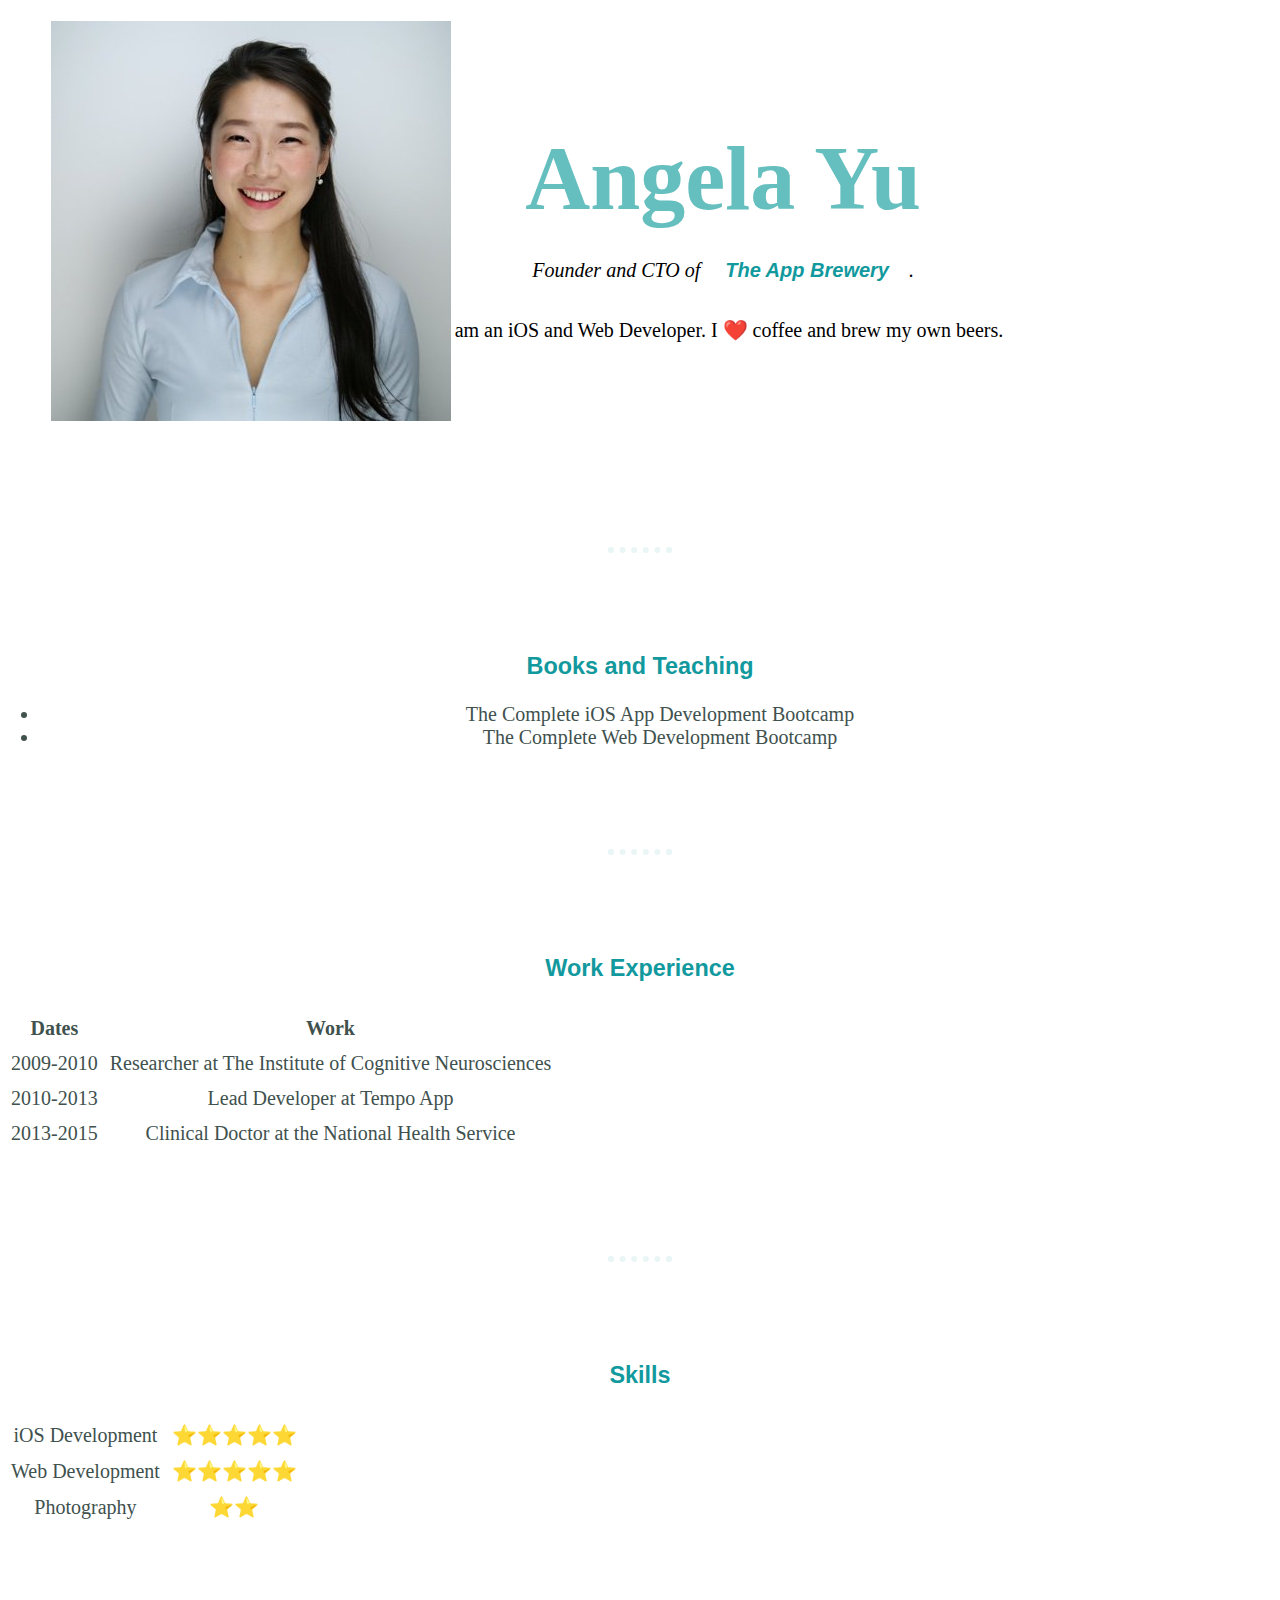
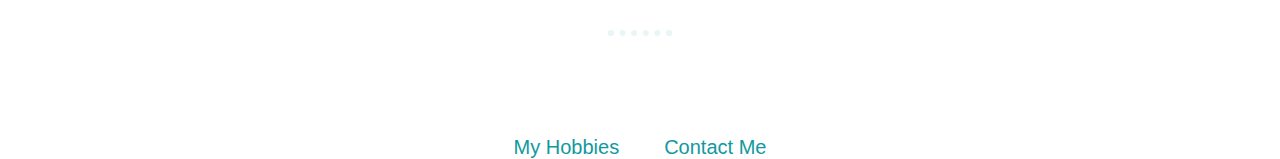
<file: html/index.html>
<!DOCTYPE html>
<html lang="en">
<head>
    <meta charset="UTF-8">
    <meta http-equiv="X-UA-Compatible" content="IE=edge">
    <meta name="viewport" content="width=device-width, initial-scale=1.0">
    <link rel="stylesheet" href="/css/styles.css">
    <title>Personal site</title>
    <link rel="icon" href="/images/favicon (1).ico">
</head>
<body>
    <table cellspacing="20">
      <tr>
        <td><img src="/images/ang.jpg" alt="angela profile picture"></td>
        <td><h1>Angela Yu</h1>
        <p><em>Founder and CTO of <strong><a href="https://www.appbrewery.co/">The App Brewery</a></strong>.</em></p>
        <p>I am an iOS and Web Developer. I ❤️ coffee and brew my own beers.</p></td>
      </tr>
    </table>
    <hr>
    <h3>Books and Teaching</h3>
    <ul>
      <li>The Complete iOS App Development Bootcamp</li>
      <li>The Complete Web Development Bootcamp</li>
    </ul>
    <hr>
    <h3>Work Experience</h3>
    <table cellspacing="10">
      <thead>
        <tr>
          <th>Dates</th>
          <th>Work</th>
        </tr>
      </thead>
      <tbody>
        <tr>
          <td>2009-2010</td>
          <td>Researcher at The Institute of Cognitive Neurosciences</td>
        </tr>
        <tr>
          <td>2010-2013</td>
          <td>Lead Developer at Tempo App</td>
        </tr>
        <tr>
          <td>2013-2015</td>
          <td>Clinical Doctor at the National Health Service</td>
        </tr>
      </tbody>
    </table>
    <hr>
    <h3>Skills</h3>
    <table cellspacing="10">
      <tr>
        <td>iOS Development</td>
        <td>⭐️⭐️⭐️⭐️⭐️</td>
      </tr>
      <tr>
        <td>Web Development</td>
        <td>⭐️⭐️⭐️⭐️⭐️</td>
      </tr>
      <tr>
        <td>Photography</td>
        <td>⭐️⭐️</td>
      </tr>
    </table>
    <hr>
    <a href="hobbies.html">My Hobbies</a>
    <a href="contact-me.html">Contact Me</a>
  </body>
</html>
</file>
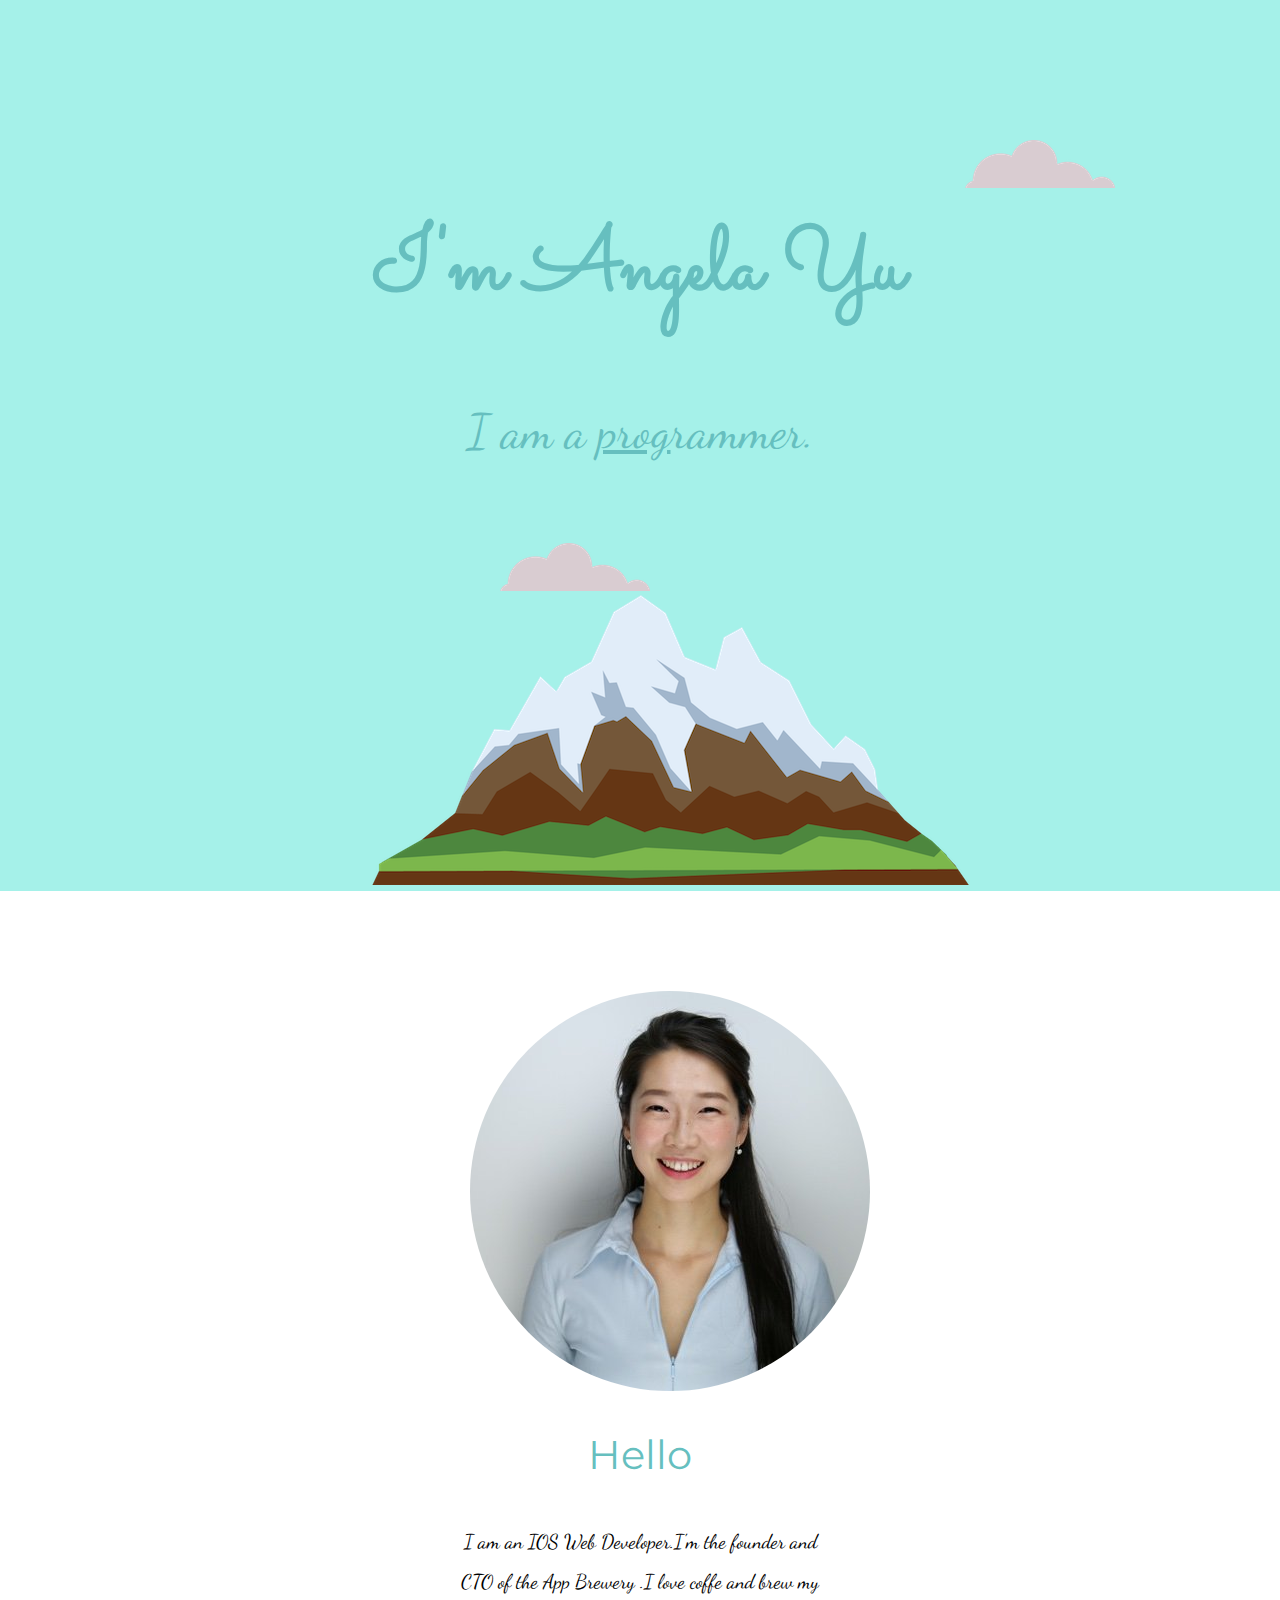
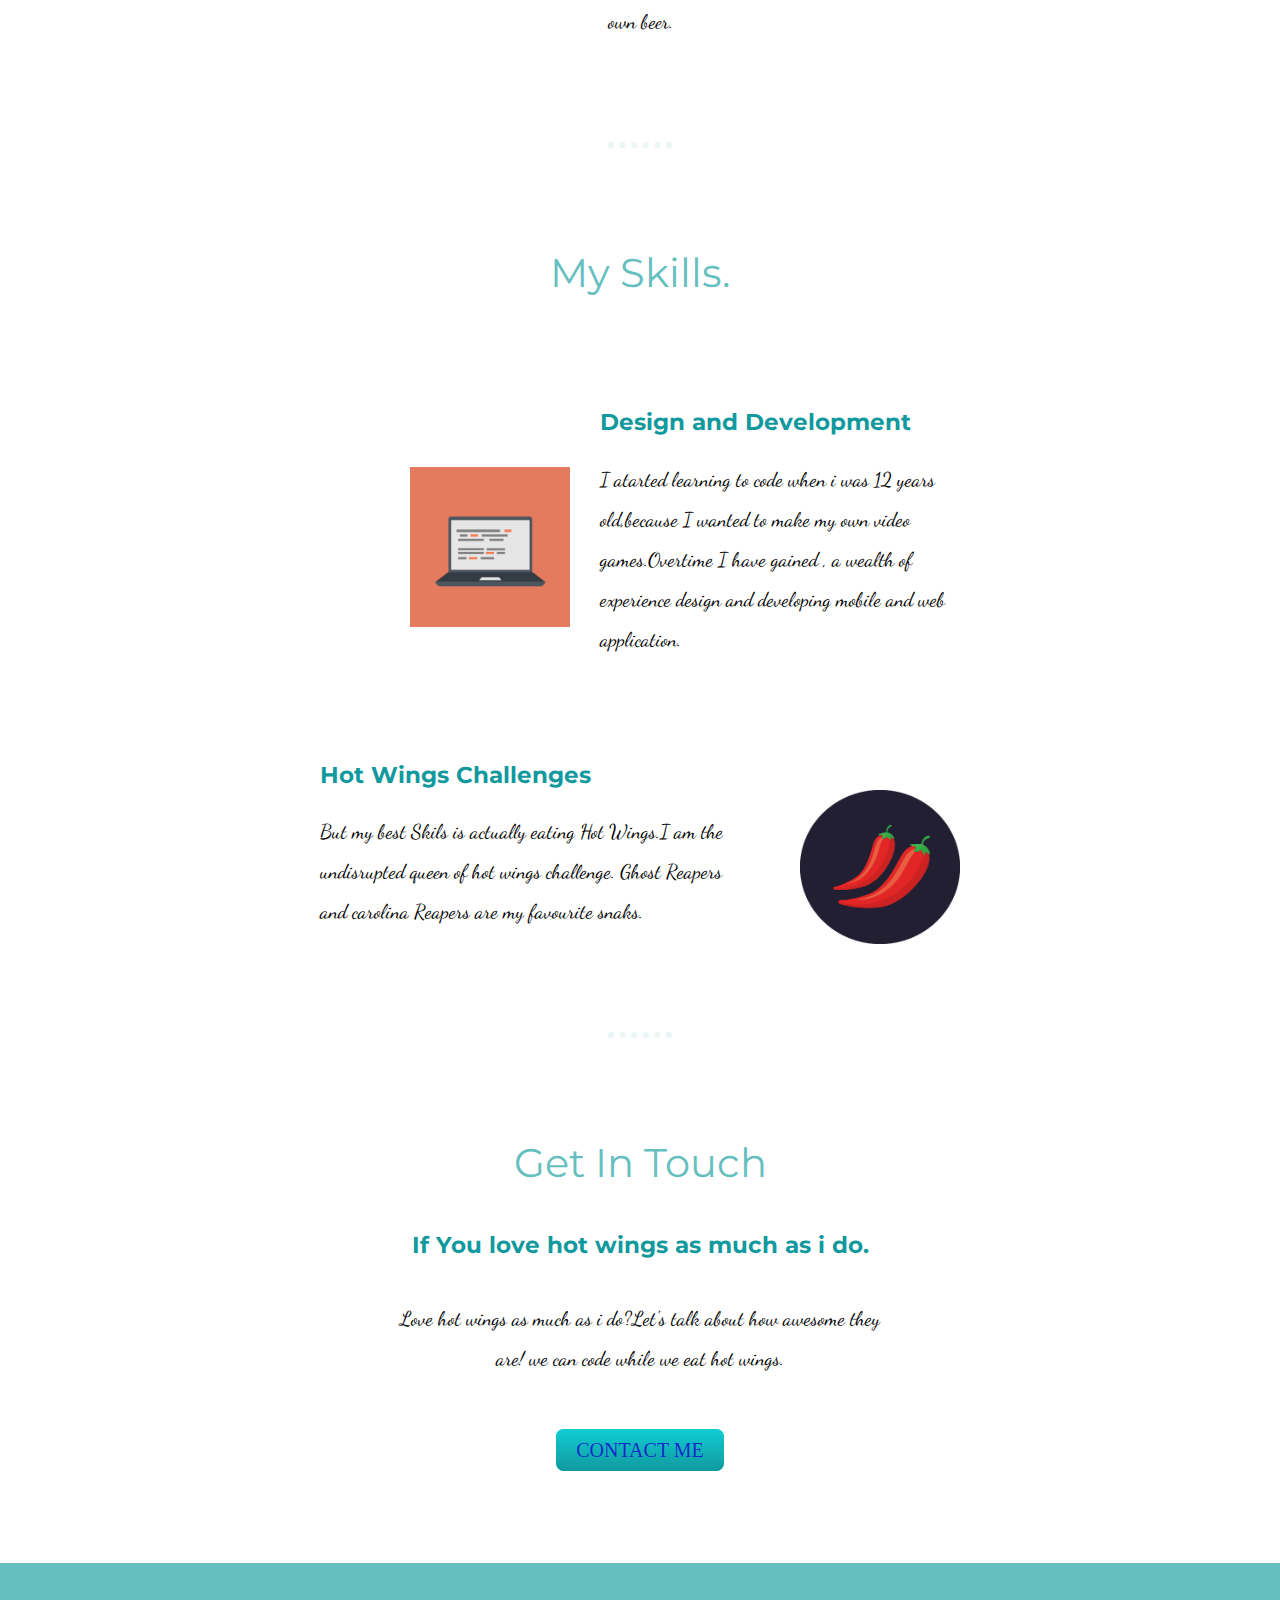
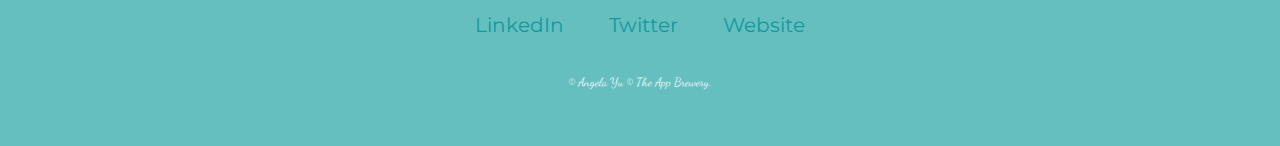
<file: html/index1.html>
<!DOCTYPE html>
<html lang="en">
<head>
    <meta charset="UTF-8">
    <meta http-equiv="X-UA-Compatible" content="IE=edge">
    <meta name="viewport" content="width=device-width, initial-scale=1.0">
    <title>Angela Yu</title>
    <link rel="stylesheet" href="/css/styles.css">
    <link rel="icon" href="/images/favicon (1).ico">
    <link rel="preconnect" href="https://fonts.googleapis.com">
    <link rel="preconnect" href="https://fonts.gstatic.com" crossorigin>
    <link href="https://fonts.googleapis.com/css2?family=Dancing+Script&family=Lobster&family=Merriweather&family=Montserrat&family=Ms+Madi&family=Oswald:wght@200;300;400&family=PT+Sans&family=Roboto:wght@300&family=Sacramento&family=Yellowtail&display=swap" rel="stylesheet">
</head>

<body>
    <div class="top-container">
        <img class="top-cloud" src="/images/cloud.png" alt="cloud-image">
        <h1><span>I'm Angela Yu </span> </h1> 
        <p class="programmer">I am a <span class="prog">prog</span>rammer.</p>
        <img class="bottom-cloud" src="/images/cloud.png" alt="cloud-image">
        <img src="/images/mountain.png" alt="mountain-image">

    </div>

    <div class="middle-container">
        <div class="profile">
            <img  class="profile-image" src="/images/ang.jpg" alt="ang-png">
            <h2>Hello</h2>
            <p class="intro">I am an IOS Web Developer.I'm the founder and CTO of the App Brewery .I love coffe and brew my own beer.</p>
        </div>
        <hr>
        <div class="skills">
            <h2>My Skills.</h2>
            <div class="skill-row">
                <img class="code-image" src="/images/computer.png" alt="code-image">
                <h3>Design and Development</h3>
                <p class="code-skills-description">I atarted learning to code when i was 12 years old,because I wanted to make my own video games.Overtime I have gained , a wealth of experience design and developing mobile and web application.</p>
            </div>
            <div class="skill-row">
                <img class="chilli-image" src="/images/chillies.png" alt="chilli-image">
                <h3>Hot Wings Challenges</h3>
                <p class=""> But my best Skils is actually eating Hot Wings.I am the undisrupted queen of hot wings challenge. Ghost Reapers and carolina Reapers are my favourite snaks.</p>
            </div>
        </div>
        <hr>
        <div class="contact-me">
            <h2>Get In Touch</h2>
            <h3>If You love hot wings as much as i do.</h3>
            <p class="contact-message">Love hot wings as much as i do?Let's talk about how awesome they are! we can code while we eat hot wings.</p>
            <a class="btn" href="mailto:upadhyaypratibha2002@gmail.com">CONTACT ME</a>
        </div>
    </div>
    <div class="bottom-container">
        <a class="footer-link" href="https://www.linkedin.com/">LinkedIn</a>
        <a class="footer-link" href="https://twitter.com/">Twitter</a>
        <a class="footer-link" href="https://www.appbrewery.co/">Website</a>
        <p class="copywrite">© Angela Yu © The App Brewery.</p>
    </div>
</body>

</html>
</file>
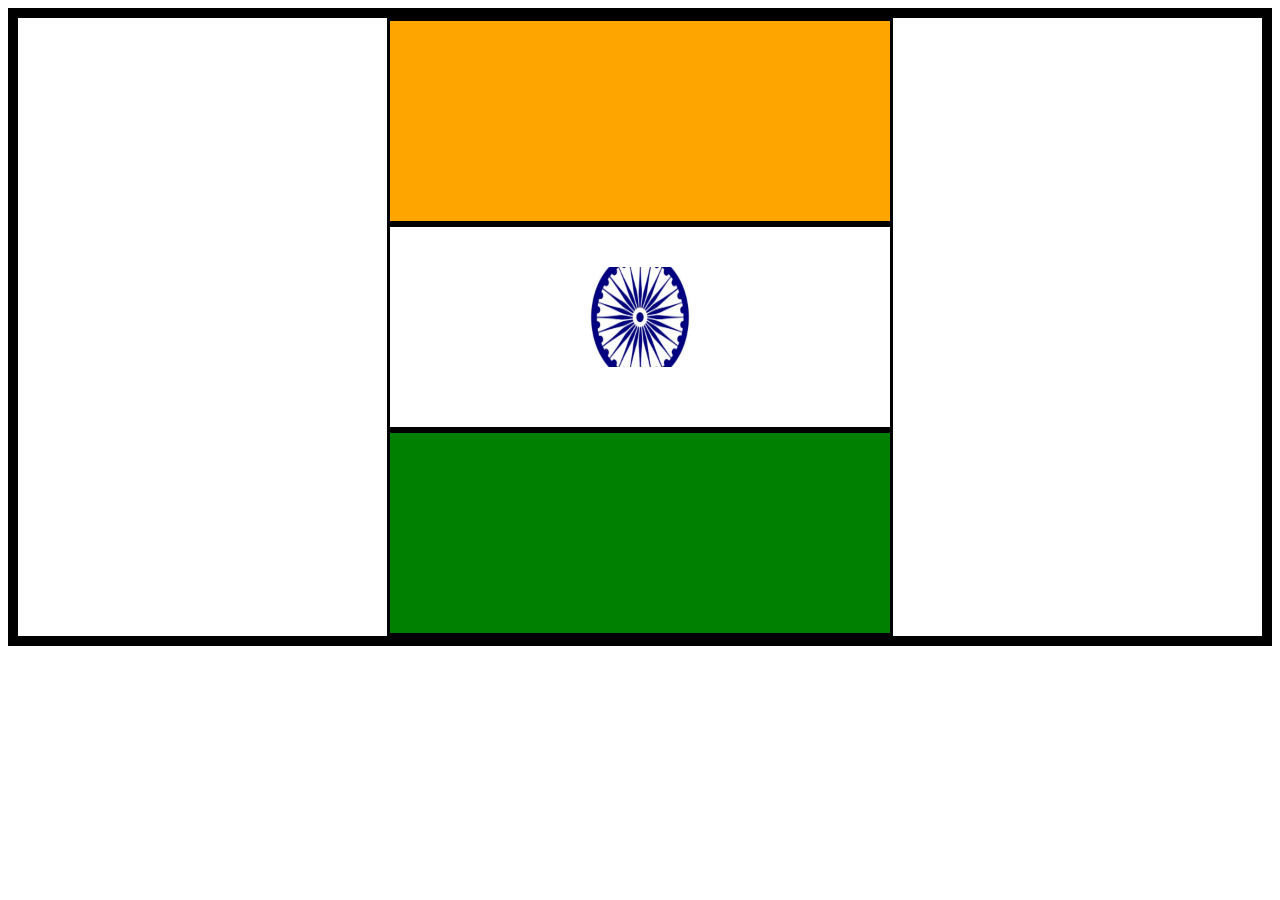
<file: html/index2.html>
<!DOCTYPE html>
<html lang="en">
<head>
    <meta charset="UTF-8">
    <meta http-equiv="X-UA-Compatible" content="IE=edge">
    <meta name="viewport" content="width=device-width, initial-scale=1.0">
    <title>Document</title>
    <link rel="stylesheet" href="/css/stylish.css">
</head>
<body>
    <center>
        <div class="main">
            <div class="top-container">

            </div>
        
            <div class="middle-container">
              <img src="/images/ashok charkra.jpg" alt="imageof-ashok-chakra">
               
        
            </div>
        
            <div class="bottom-container">
        
            </div>
    
        </center>
        

        </div>
        
    
</body>
</html>
</file>
<file: css/styles.css>
/**************************************HTML ELEMENTS */
body{
    color: #40514E;
    margin: 0;
    text-align: center;
    font-family: 'Dancing Script', serif;
    font-size: 20px;
}
hr{
    border: dotted #EAF6F6 6px;
    border-bottom: none;
    width: 4%;
    margin: 100px auto;
}
h1{
    color:  #66BFBF;
    font-size: 90px;
    margin: 50px auto 0 auto;
    font-family: 'Sacramento', cursive;
  
    
    
}
h2{
    color: #66BFBF;
    font-weight: normal;
    font-family: 'Montserrat', sans-serif;
    font-size: 2.5rem;
    padding-bottom: 10px;

}
h3{
    color:  #11999E;
    font-family: 'Montserrat', sans-serif;
  

}
img{
    position: relative;
    left: 30px;
}
p{
     color:black;
     line-height: 2;
}
a{
    color: #11999e;
    font-family: 'Montserrat', sans-serif;
    margin: 10px 20px;
    text-decoration: none;
}
a:hover{
    color: #EAF6F6;
}

/***************************************CLASS ELEMENT ------ WHICH CAN BE ACCES THROUGH ID */
.top-container{
    background-color: #A5F1E9;
    position:relative;
    padding-top: 100px;
    


}
.middle-container{
    margin: 100px 0;
    
  
    
    

}
.bottom-container{
    background-color: #66BFBF;
    padding: 50px 0 20px;
    
  


}
.skill-row{
    width: 50%;
    margin: 100px auto 100px auto;
    text-align: left;
    
}
.top-cloud{
    position: relative;
    left: 400px;
    top: 40px;
   

}
.bottom-cloud{
    position:absolute;
    left: 500px;
    bottom: 300px;


}
.code-image{
    width: 25%;
    float: left;
    margin: 60px;
  
}
.chilli-image{
    width: 25%;
    float: right;
    margin: 30px;
    

}
.contact-message{
    width: 40%;
    margin: 40px auto 60px;
}
.intro{
    width: 30%;
    margin: auto;
}


.prog{
    text-decoration: underline;
  
}

.profile-image{
    border-radius: 50%;
}
.programmer{
   color:  #66BFBF;
   font-size: 3.0rem;

}

.btn {
    background: #11cdd4;
    background-image: -webkit-linear-gradient(top, #11cdd4,  #11999e);
    background-image: -moz-linear-gradient(top, #11cdd4,  #11999e);
    background-image: -ms-linear-gradient(top, #11cdd4,  #11999e);
    background-image: -o-linear-gradient(top, #11cdd4,  #11999e);
    background-image: linear-gradient(to bottom, #11cdd4,  #11999e);
    -webkit-border-radius: 8;
    -moz-border-radius: 8;
    border-radius: 8px;

    font-family: Georgia;
    color: #11cd;
    font-size: 20px;
    padding: 10px 20px 10px 20px;
    text-decoration: none;
  }
  
  .btn:hover {
    background: #30e3cb;
    background-image: -webkit-linear-gradient(top, #30e3cb, #2bc4ad);
    background-image: -moz-linear-gradient(top, #30e3cb, #2bc4ad);
    background-image: -ms-linear-gradient(top, #30e3cb, #2bc4ad);
    background-image: -o-linear-gradient(top, #30e3cb, #2bc4ad);
    background-image: linear-gradient(to bottom, #30e3cb, #2bc4ad);
    text-decoration: none;
  }
  .copywrite{
    color: #EAF6F6;
    font-size: 0.75rem;
    padding: 20px 0 ;
  }
</file>
<file: css/stylish.css>
.main{
    border: solid 10px;
}
.top-container{
    background-color: orange;
    width: 500px;
    height: 200px;
    border: solid 3px;
}
.middle-container{
    background-color: white;
    width: 500px;
    height: 200px;
    border: solid 3px;

}

.bottom-container{
    background-color: green;
    width: 500px;
    height: 200px;
    border: solid 3px;
}
img{
    width: 100px;
    height: 100px;
    margin-top: 40px;
}
</file>
